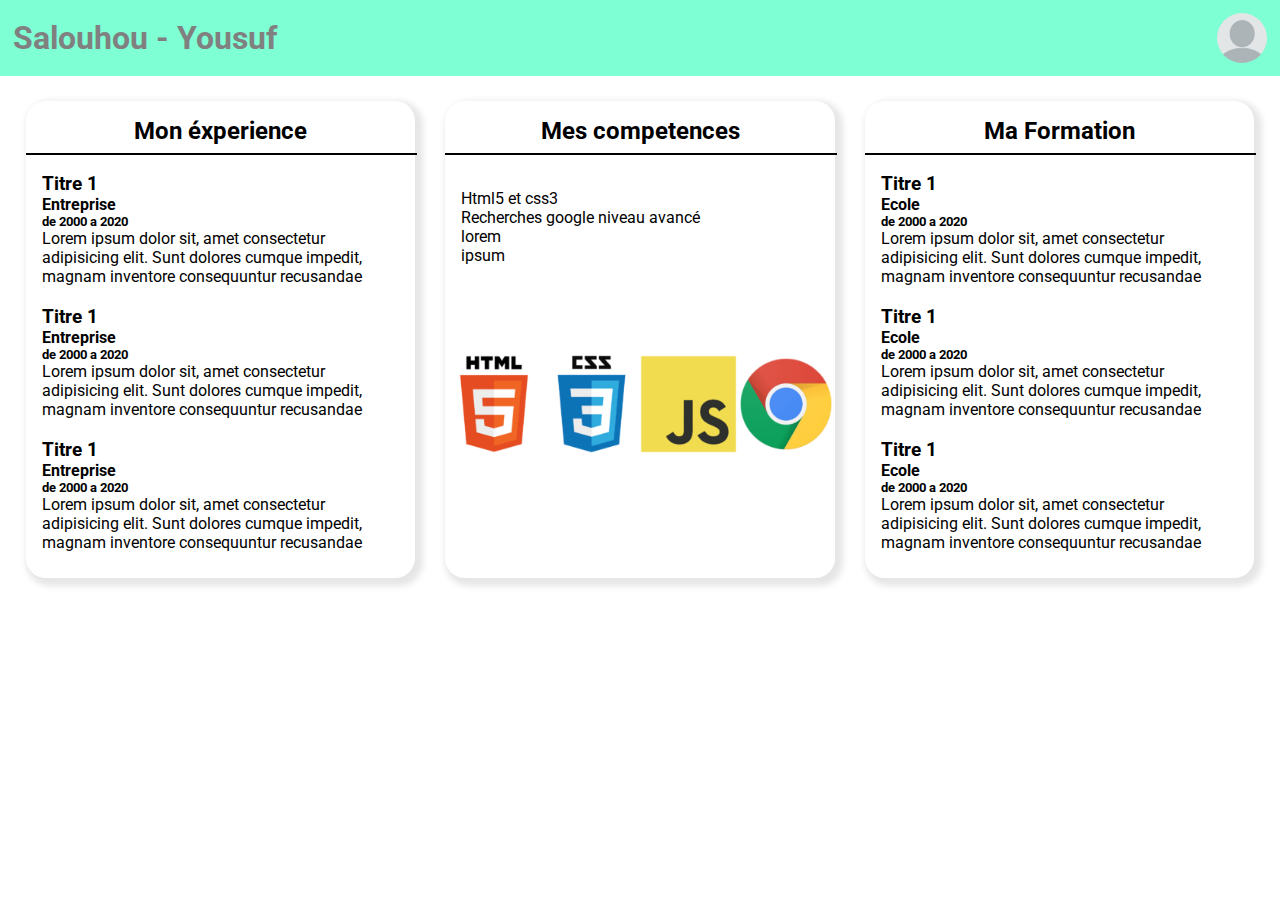
<file: CV-01-Structure/index.html>
<!DOCTYPE html>
<html lang="en">
<head>
    <meta charset="UTF-8">
    <meta name="viewport" content="width=device-width, initial-scale=1.0">
    <link rel="stylesheet" href="style.css">
    <title>Document</title>
    <link rel="preconnect" href="https://fonts.googleapis.com">
<link rel="preconnect" href="https://fonts.gstatic.com" crossorigin>
<link href="https://fonts.googleapis.com/css2?family=Inter:wght@100..900&family=Montserrat:ital,wght@0,100..900;1,100..900&family=Roboto:ital,wght@0,100;0,300;0,400;0,500;0,700;0,900;1,100;1,300;1,400;1,500;1,700;1,900&display=swap" rel="stylesheet">
</head>
<body>
    <header>
        <h1>Salouhou - Yousuf</h1>
        <img src="photo-avatar-mini.jpg" alt="" srcset="">
    </header>
    <main>
        <article>  
            <h2>Mon éxperience</h2>
            <hr>
            <div>
                <h3>Titre 1</h3>
                <h4>Entreprise</h4>
                <h5>de 2000 a 2020</h5>
                <p>Lorem ipsum dolor sit, amet consectetur adipisicing elit. Sunt dolores cumque impedit, magnam inventore consequuntur recusandae </p>
            </div>
            <div>
                <h3>Titre 1</h3>
                <h4>Entreprise</h4>
                <h5>de 2000 a 2020</h5>
                <p>Lorem ipsum dolor sit, amet consectetur adipisicing elit. Sunt dolores cumque impedit, magnam inventore consequuntur recusandae </p>
            </div>
            <div>
                <h3>Titre 1</h3>
                <h4>Entreprise</h4>
                <h5>de 2000 a 2020</h5>
                <p>Lorem ipsum dolor sit, amet consectetur adipisicing elit. Sunt dolores cumque impedit, magnam inventore consequuntur recusandae </p>
            </div>
        </article>
        <article>
            <h2>Mes competences</h2>
            <hr>
            <ul>
                <li>Html5 et css3</li>
                <li>Recherches google niveau avancé</li>
                <li>lorem</li>
                <li>ipsum</li>
            </ul>
            <div class="logos">
                <img src="logo-html5.png" alt="" srcset="">
                <img src="logo-css.png" alt="">
                <img src="logo-js.png" alt="">
                <img src="logo-chrome.png" alt="" srcset="">
            </div>
        </article>
        <article>  
            <h2>Ma Formation</h2>
            <hr>
            <div>
                <h3>Titre 1</h3>
                <h4>Ecole</h4>
                <h5>de 2000 a 2020</h5>
                <p>Lorem ipsum dolor sit, amet consectetur adipisicing elit. Sunt dolores cumque impedit, magnam inventore consequuntur recusandae </p>
            </div>
            <div>
                <h3>Titre 1</h3>
                <h4>Ecole</h4>
                <h5>de 2000 a 2020</h5>
                <p>Lorem ipsum dolor sit, amet consectetur adipisicing elit. Sunt dolores cumque impedit, magnam inventore consequuntur recusandae </p>
            </div>
            <div>
                <h3>Titre 1</h3>
                <h4>Ecole</h4>
                <h5>de 2000 a 2020</h5>
                <p>Lorem ipsum dolor sit, amet consectetur adipisicing elit. Sunt dolores cumque impedit, magnam inventore consequuntur recusandae </p>
            </div>
        </article>
    </main>
</body>
</html>
</file>
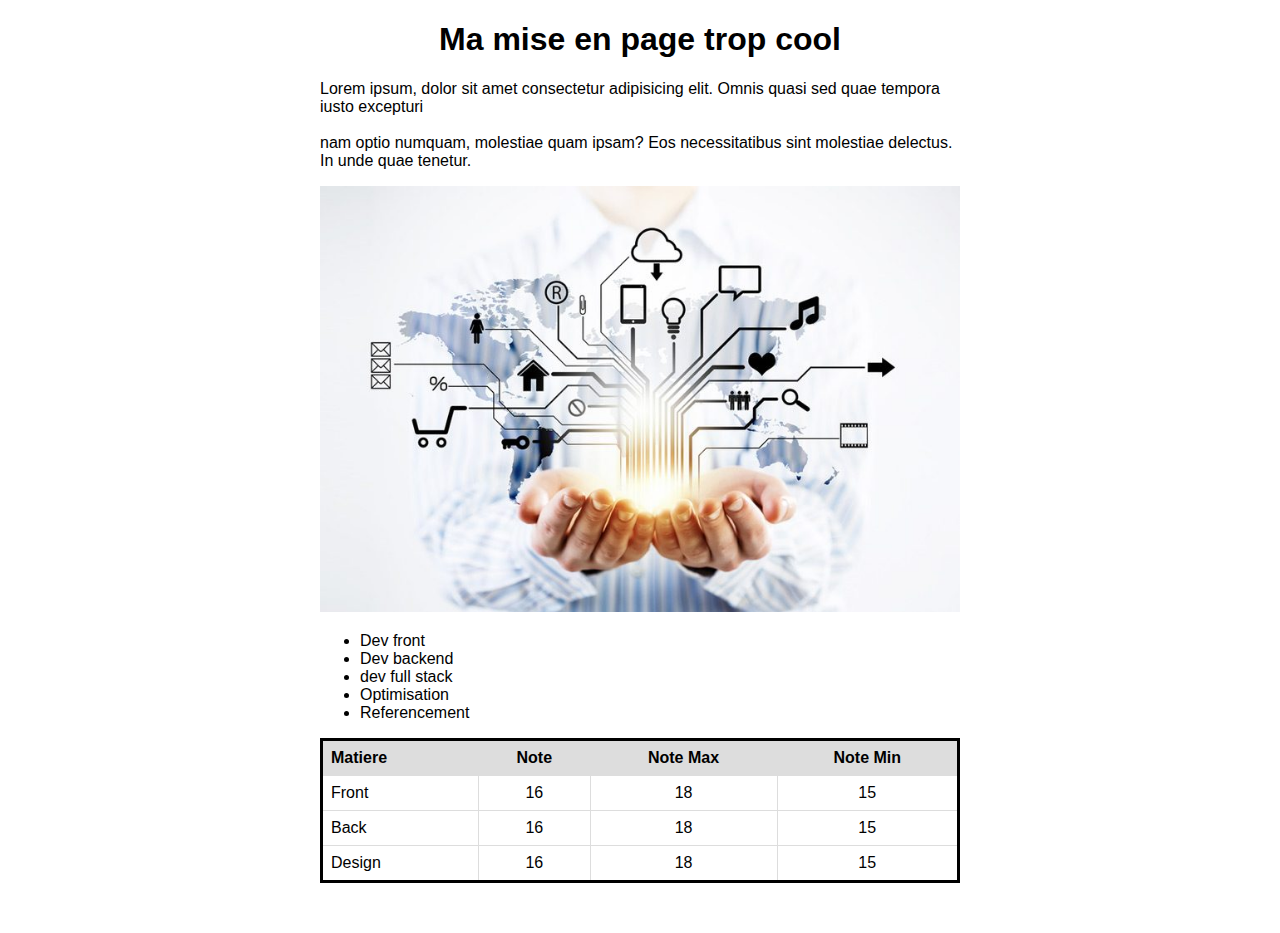
<file: exercice-mise-en-page-yousuf/index.html>
<!DOCTYPE html>
<html lang="fr">
<head>
    <meta charset="UTF-8">
    <meta http-equiv="X-UA-Compatible" content="IE=edge">
    <meta name="viewport" content="width=device-width, initial-scale=1.0">
    <title>Test formulaire</title>
    <link rel="stylesheet" href="css/style.css">
</head>
<body>
<h1>Ma mise en page trop cool</h1>
<p>Lorem ipsum, dolor sit amet consectetur adipisicing elit. Omnis quasi sed quae tempora iusto excepturi <br><br>nam optio numquam, molestiae quam ipsam? Eos necessitatibus sint molestiae delectus. In unde quae tenetur.</p>
<img src="img/digitaliser-son-entreprise.jpg" alt="image representant la digitalisation d'une entreprise" srcset="">
<ul>
    <li>Dev front</li>
    <li>Dev backend</li>
    <li>dev full stack</li>
    <li>Optimisation</li>
    <li>Referencement</li>

</ul>
<table>
    <tr>
        <th>Matiere</th>
        <th>Note</th>
        <th>Note Max</th>
        <th>Note Min</th>
    </tr>
    <tr>
        <td>Front</td>
        <td>16</td>
        <td>18</td>
        <td>15</td>
    </tr>
    <tr>
        <td>Back</td>
        <td>16</td>
        <td>18</td>
        <td>15</td>
    </tr>
    <tr>
        <td>Design</td>
        <td>16</td>
        <td>18</td>
        <td>15</td>
    </tr>
</table>
</body>
</html>
</file>
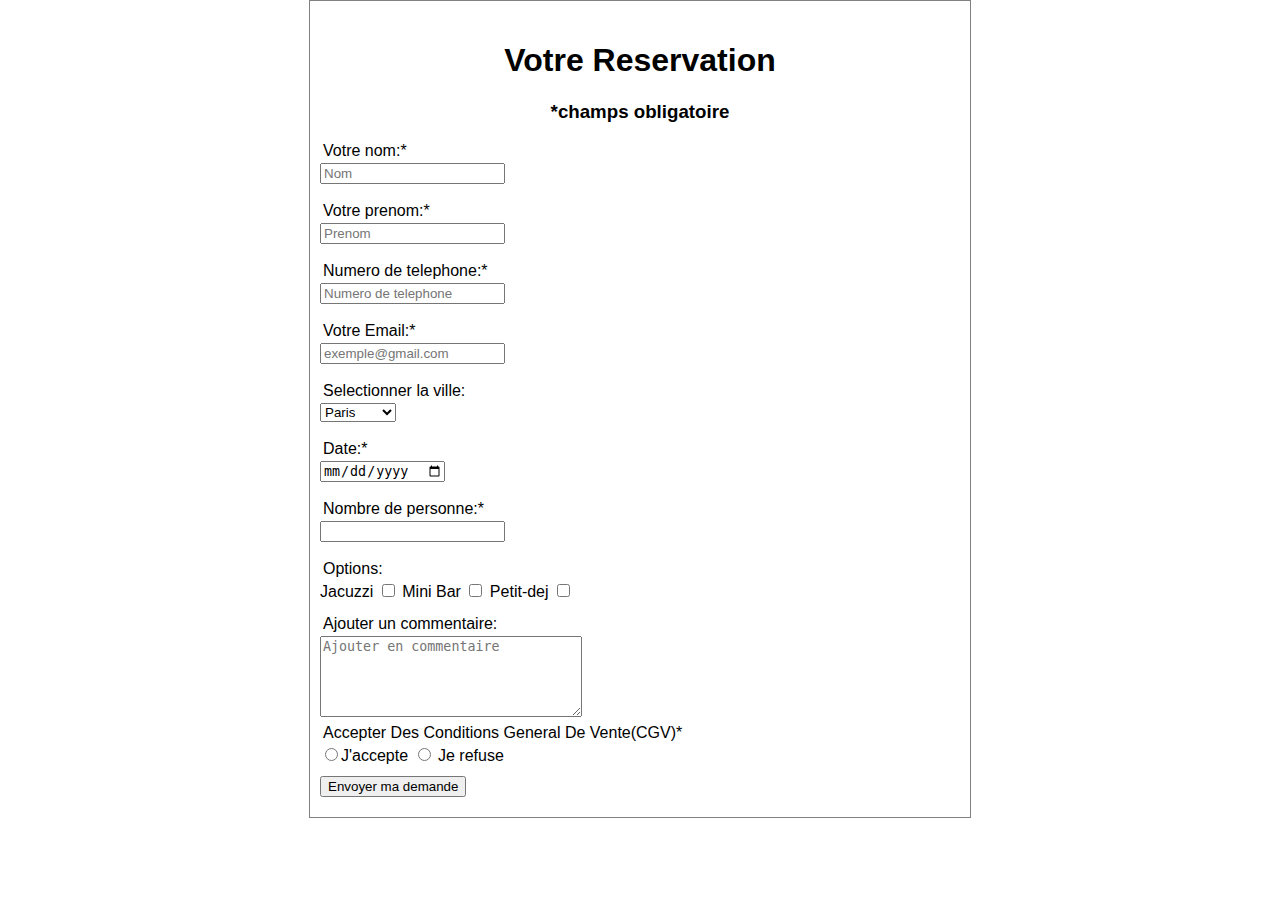
<file: 2-exercice-formulaire-reservation-hotel/formulaire.html>
<!DOCTYPE html>
<html lang="fr">

<head> <!-- partie invisible -->
    <meta charset="UTF-8">
    <meta http-equiv="X-UA-Compatible" content="IE=edge">
    <meta name="viewport" content="width=device-width, initial-scale=1.0">
    <title>Formulaire de réservation</title>

    <style>
        body {
            width: 50%;
            margin: auto;
            border: 1px solid gray;
            padding: 20px 10px;
            font-family: 'Gill Sans', 'Gill Sans MT', Calibri, 'Trebuchet MS', sans-serif;
        }

        h1,
        h3 {
            background: white;
            text-align: center;
        }

        label,
        input,
        select {
            margin-bottom: 15px;
        }
        
        p{
            margin: 3px;
        }
    </style>
</head>

<body> <!-- corps de la page début du contenu qui sera affiché -->

    <h1>Votre Reservation</h1> <!-- Titre de niveau 1 -->
    <h3>*champs obligatoire</h3> <!-- Titre de niveau 3 (plus petit) -->

    <!-- début du formulaire -->
    <form id="registration_form" method="POST">
        <p>Votre nom:*</p>
        <input type="text" placeholder="Nom">
        <p>Votre prenom:*</p>
        <input type="text" placeholder="Prenom">
        <p>Numero de telephone:*</p>
        <input type="number" placeholder="Numero de telephone">
        <p>Votre Email:*</p>
        <input type="email" placeholder="exemple@gmail.com">
        <P>Selectionner la ville:</P>
        <select name="" id="" >
            <option value="Paris">Paris</option>
            <option value="">Avion</option>
            <option value="">Lille</option>
            <option value="">Marseille</option>
            <option value="Paris">Paris</option>
            <option value="">Avion</option>
            <option value="">Lille</option>
            <option value="">Marseille</option>
            <option value="Paris">Paris</option>
            <option value="">Avion</option>
            <option value="">Lille</option>
            <option value="">Marseille</option>
        </select>
        <p>Date:*</p>
        <input type="date" placeholder="">
        <p>Nombre de personne:*</p>
        <input type="number" placeholder="">

        <p>Options:</p>
        <label for="">Jacuzzi</label>
        <input type="checkbox" placeholder="Nom">
        <label for="">Mini Bar</label>
        <input type="checkbox" placeholder="Nom">
        <label for="">Petit-dej</label>
        <input type="checkbox" placeholder="Nom">
        <p>Ajouter un commentaire:</p>
        <textarea name="okdoskdoskdsokds" id="" cols="30" rows="5" placeholder="Ajouter en commentaire"></textarea>
        <p>Accepter Des Conditions General De Vente(CGV)*</p>
        <input name="je refuse" value="je refuse" type="radio" >J'accepte
        <input name="je refuse" value="je refuse" type="radio" > Je refuse
        <br>
        <button type="submit">Envoyer ma demande </button>


    </form> <!--  fin du formulaire -->
</body> <!-- fin du contenu de la page -->

</html>
</file>
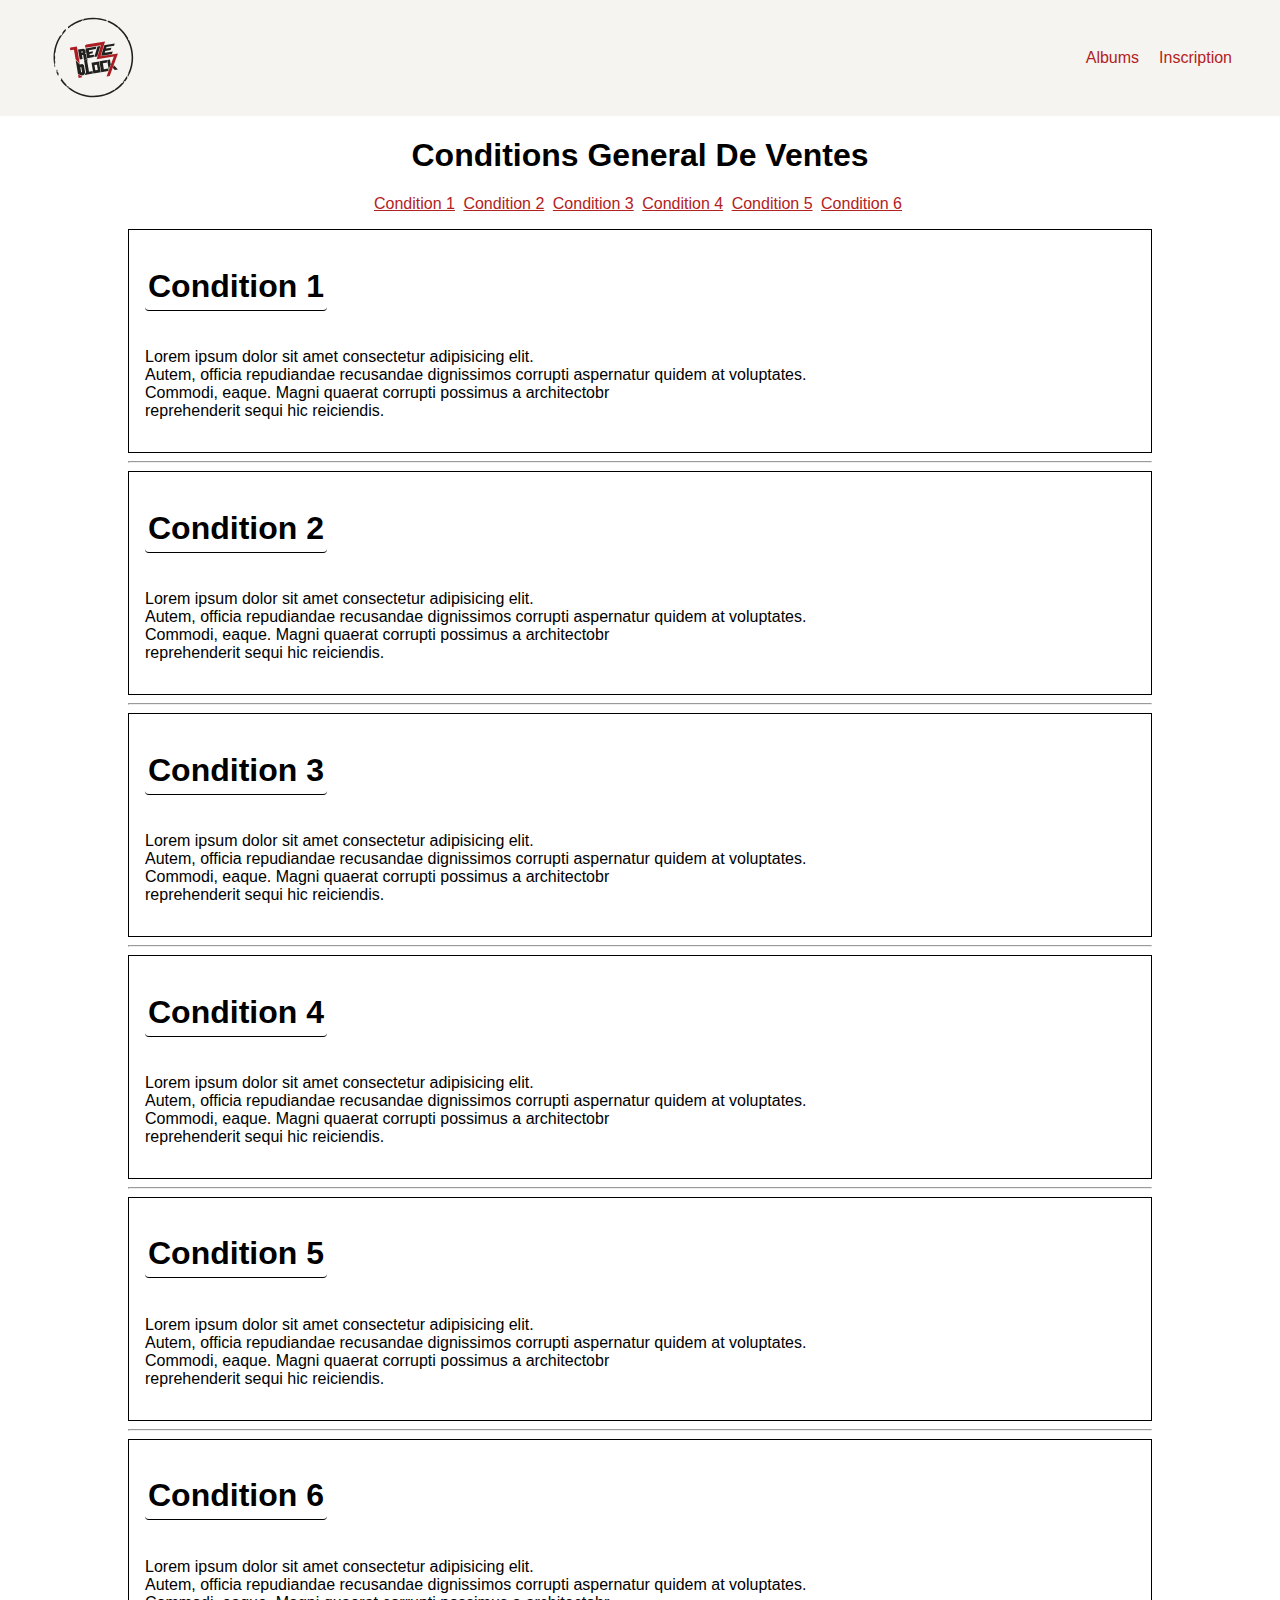
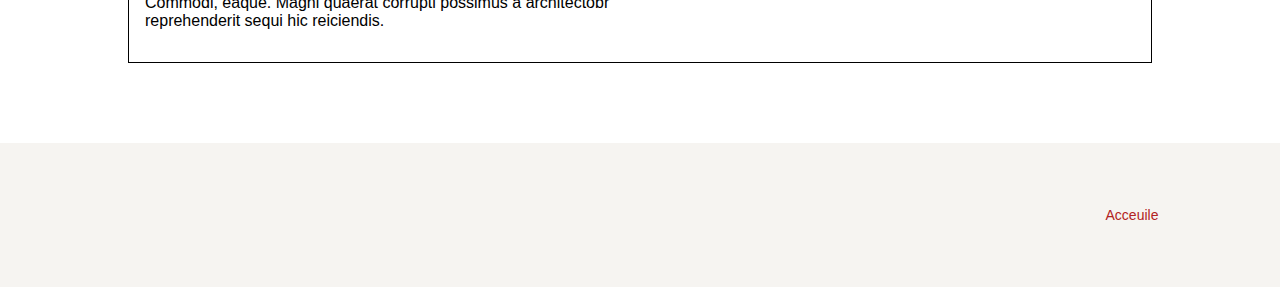
<file: projet_html_yousuf_salouhou/cgv.html>
<!DOCTYPE html>
<html lang="en">
    <head>
        <meta charset="UTF-8">
        <meta name="viewport" content="width=device-width, initial-scale=1.0">
        <title>Landing Page</title>
        <link rel="preconnect" href="https://fonts.googleapis.com">
        <link rel="preconnect" href="https://fonts.gstatic.com" crossorigin>
        <link href="https://fonts.googleapis.com/css2?family=Inter:wght@100..900&family=Montserrat:ital,wght@0,100..900;1,100..900&family=Roboto:ital,wght@0,100;0,300;0,400;0,500;0,700;0,900;1,100;1,300;1,400;1,500;1,700;1,900&display=swap" rel="stylesheet">
        <link rel="stylesheet" href="style.css">
        <link rel="stylesheet" href="cgv.css">
        </head>
<body>
    <header>
        <img src="img/13_Block_Logo.svg" alt="">
        <div class="navigation">
            <a href="listing.html">Albums </a>
            <a href="inscription.html">Inscription</a>
        </div>
    </header>
    <h1 class="title">Conditions general de ventes </h1>
    <div class="navigation-cgv">
        <a href="#1">Condition 1</a>
        <a href="#2">Condition 2</a>
        <a href="#3">Condition 3</a>
        <a href="#4">Condition 4</a>
        <a href="#5">Condition 5</a>
        <a href="#6">Condition 6</a>
    </div>
    <div class="conditions">
    <article id="1" class="condition">
         <h1>Condition 1</h1>
         <p>Lorem ipsum dolor sit amet consectetur adipisicing elit. <br> Autem, officia repudiandae recusandae dignissimos corrupti aspernatur quidem at voluptates. <br>Commodi, eaque. Magni quaerat corrupti possimus a architectobr    <br> reprehenderit sequi hic reiciendis.</p>
    </article>
    <hr>

    <article id="2" class="condition">
        <h1>Condition 2</h1>
        <p>Lorem ipsum dolor sit amet consectetur adipisicing elit. <br> Autem, officia repudiandae recusandae dignissimos corrupti aspernatur quidem at voluptates. <br>Commodi, eaque. Magni quaerat corrupti possimus a architectobr    <br> reprehenderit sequi hic reiciendis.</p>
   </article>
   <hr>
   <article id="3" class="condition">
    <h1>Condition 3</h1>
    <p>Lorem ipsum dolor sit amet consectetur adipisicing elit. <br> Autem, officia repudiandae recusandae dignissimos corrupti aspernatur quidem at voluptates. <br>Commodi, eaque. Magni quaerat corrupti possimus a architectobr    <br> reprehenderit sequi hic reiciendis.</p>
</article>
<hr>
<article id="4" class="condition">
    <h1>Condition 4</h1>
    <p>Lorem ipsum dolor sit amet consectetur adipisicing elit. <br> Autem, officia repudiandae recusandae dignissimos corrupti aspernatur quidem at voluptates. <br>Commodi, eaque. Magni quaerat corrupti possimus a architectobr    <br> reprehenderit sequi hic reiciendis.</p>
</article>
<hr>
<article id="5" class="condition">
    <h1>Condition 5</h1>
    <p>Lorem ipsum dolor sit amet consectetur adipisicing elit. <br> Autem, officia repudiandae recusandae dignissimos corrupti aspernatur quidem at voluptates. <br>Commodi, eaque. Magni quaerat corrupti possimus a architectobr    <br> reprehenderit sequi hic reiciendis.</p>
</article>
<hr>
<article id="6" class="condition">
    <h1>Condition 6</h1>
    <p>Lorem ipsum dolor sit amet consectetur adipisicing elit. <br> Autem, officia repudiandae recusandae dignissimos corrupti aspernatur quidem at voluptates. <br>Commodi, eaque. Magni quaerat corrupti possimus a architectobr    <br> reprehenderit sequi hic reiciendis.</p>
</article>

    </div>
    
   
</div>

    <footer>
        <a href="landing.html">Acceuile</a>
    </footer>
</body>
</html>
</file>
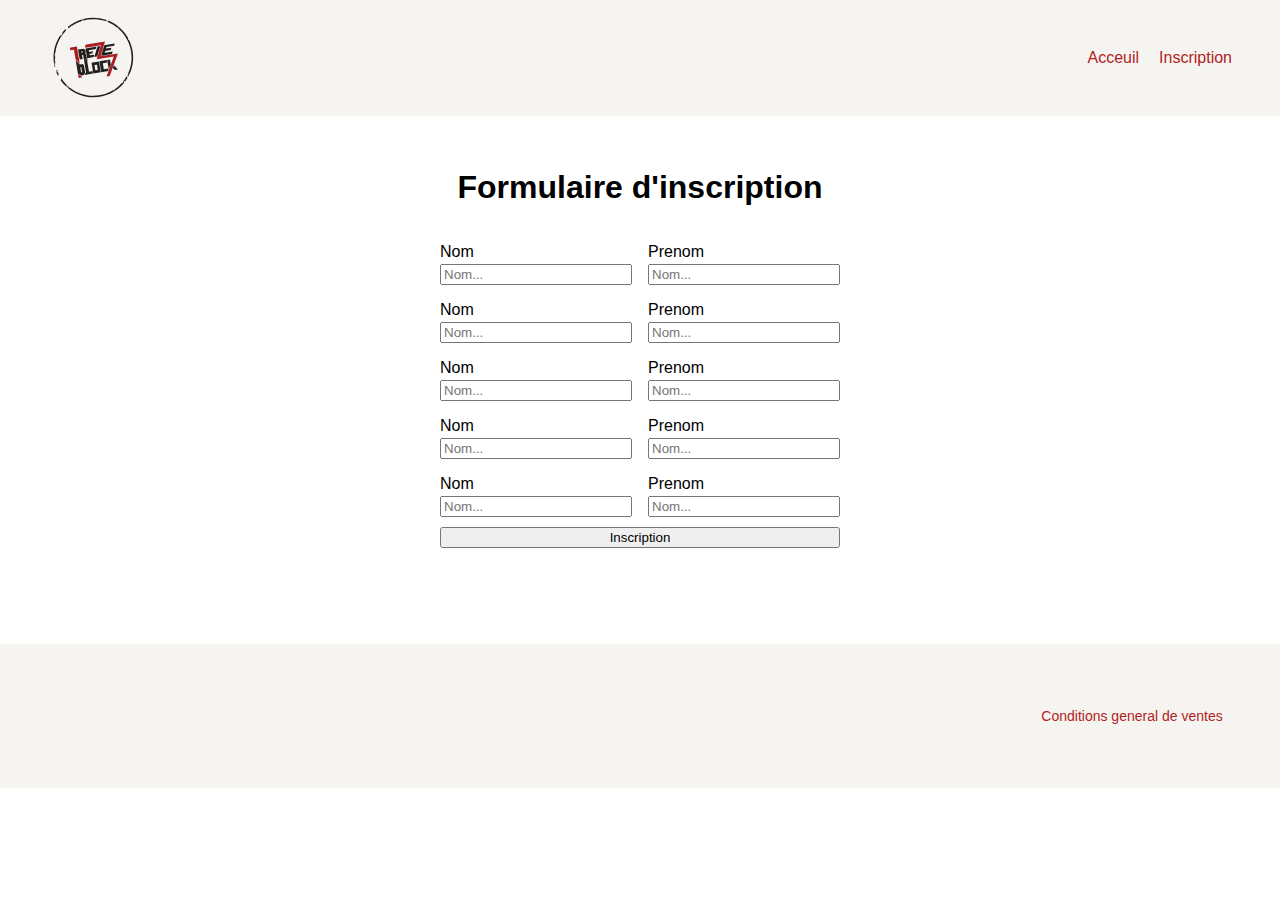
<file: projet_html_yousuf_salouhou/inscription.html>
<!DOCTYPE html>
<html lang="en">
    <head>
    <meta charset="UTF-8">
    <meta name="viewport" content="width=device-width, initial-scale=1.0">
    <title>Landing Page</title>
    <link rel="preconnect" href="https://fonts.googleapis.com">
    <link rel="preconnect" href="https://fonts.gstatic.com" crossorigin>
    <link href="https://fonts.googleapis.com/css2?family=Inter:wght@100..900&family=Montserrat:ital,wght@0,100..900;1,100..900&family=Roboto:ital,wght@0,100;0,300;0,400;0,500;0,700;0,900;1,100;1,300;1,400;1,500;1,700;1,900&display=swap" rel="stylesheet">
    <link rel="stylesheet" href="style.css">
    <link rel="stylesheet" href="inscription.css">
    </head>
<body>
    <header>
        <img src="img/13_Block_Logo.svg" alt="">
        <div class="navigation">
            <a href="landing.html">Acceuil  </a>
            <a href="inscription.html">Inscription</a>
        </div>
    </header>
    <section class="form-wrap">
        <h1>Formulaire d'inscription</h1>
        <form action="#" method="post" style="width: 100%; max-width: 400px;">
            
            <div class="group-input">
                <div class="input">
                    <p>Nom</p>
                    <input type="text" name="" id="" placeholder="Nom...">
                </div>
                <div class="input">
                    <p>Prenom</p>
                    <input type="text" name="" id="" placeholder="Nom...">
                </div>
            </div>
            <div class="group-input">
                <div class="input">
                    <p>Nom</p>
                    <input type="text" name="" id="" placeholder="Nom...">
                </div>
                <div class="input">
                    <p>Prenom</p>
                    <input type="text" name="" id="" placeholder="Nom...">
                </div>
            </div>
            <div class="group-input">
                <div class="input">
                    <p>Nom</p>
                    <input type="text" name="" id="" placeholder="Nom...">
                </div>
                <div class="input">
                    <p>Prenom</p>
                    <input type="text" name="" id="" placeholder="Nom...">
                </div>
            </div>
            <div class="group-input">
                <div class="input">
                    <p>Nom</p>
                    <input type="text" name="" id="" placeholder="Nom...">
                </div>
                <div class="input">
                    <p>Prenom</p>
                    <input type="text" name="" id="" placeholder="Nom...">
                </div>
            </div>
            <div class="group-input">
                <div class="input">
                    <p>Nom</p>
                    <input type="text" name="" id="" placeholder="Nom...">
                </div>
                <div class="input">
                    <p>Prenom</p>
                    <input type="text" name="" id="" placeholder="Nom...">
                </div>
            </div>
            <button>Inscription</button>
        </form>
        
    </section>
 
    <footer>
        <a href="cgv.html">Conditions general de ventes</a>
    </footer>
</body>
</html>
</file>
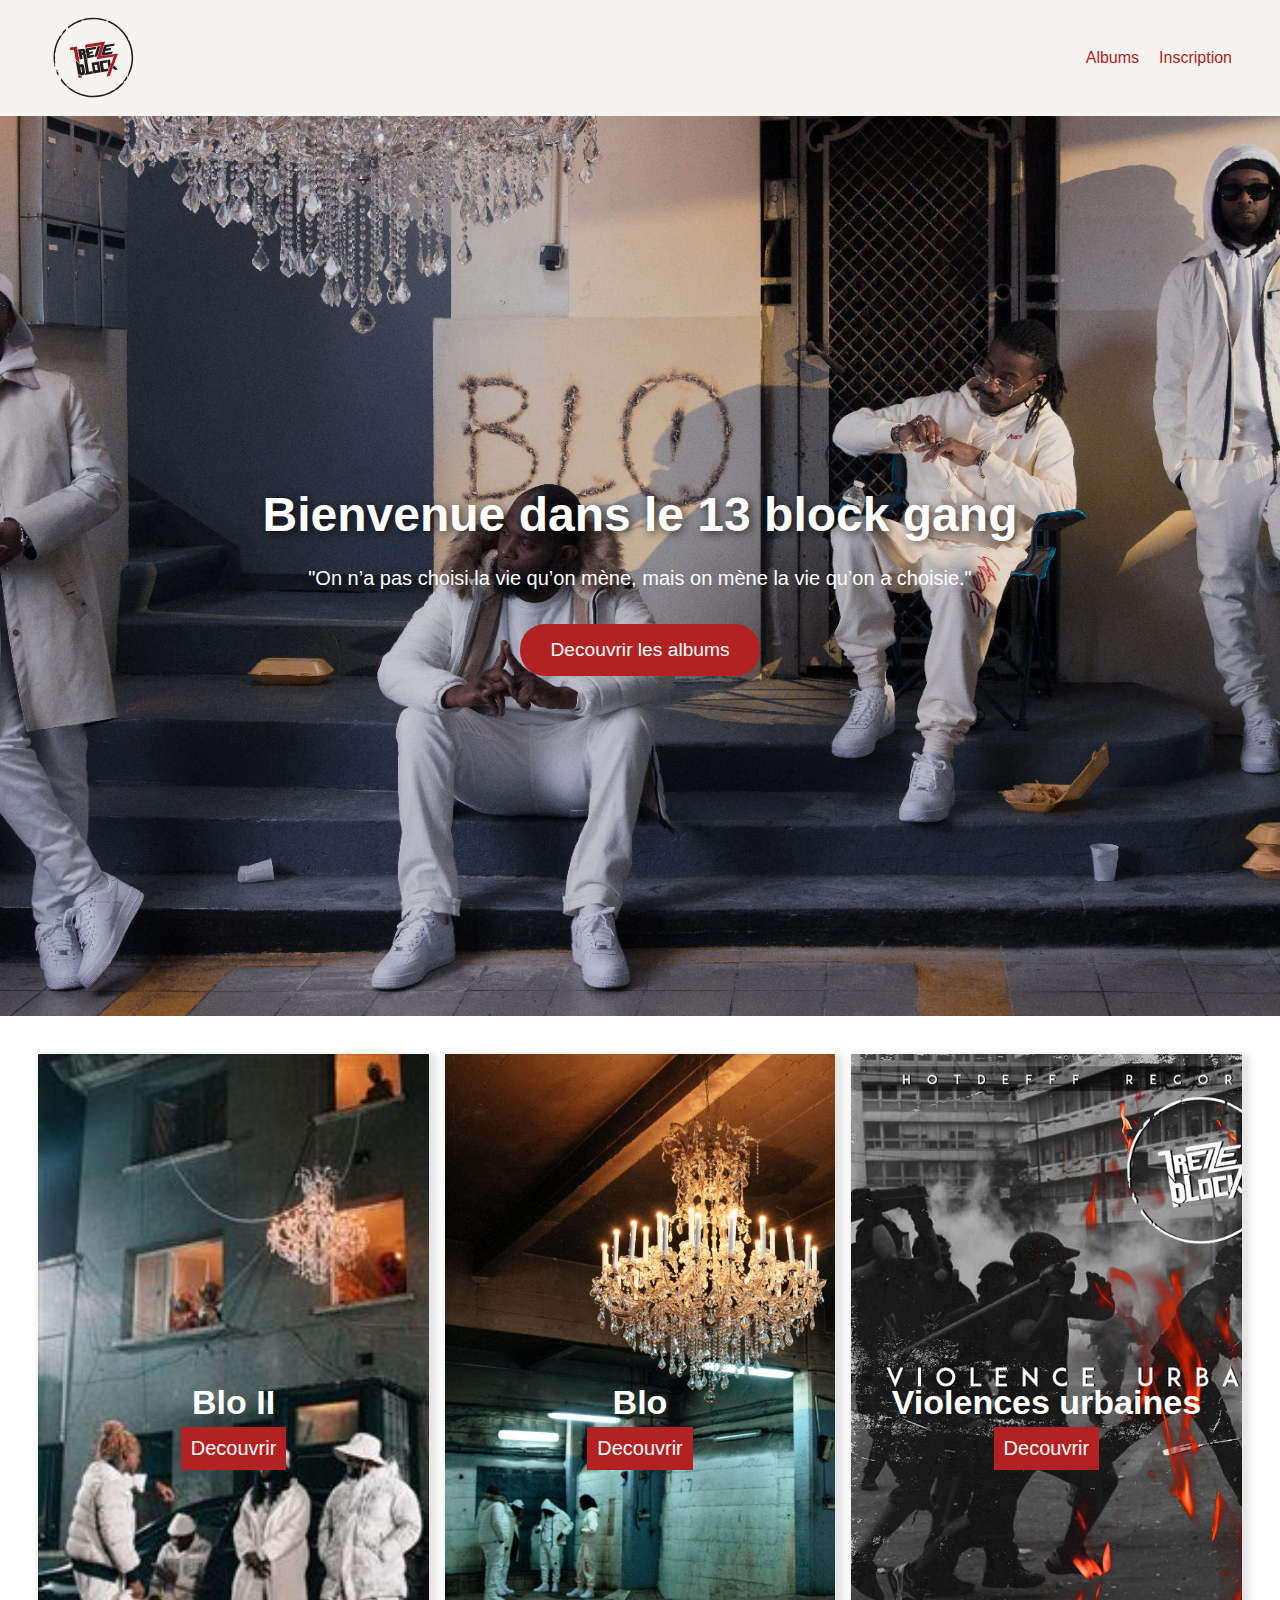
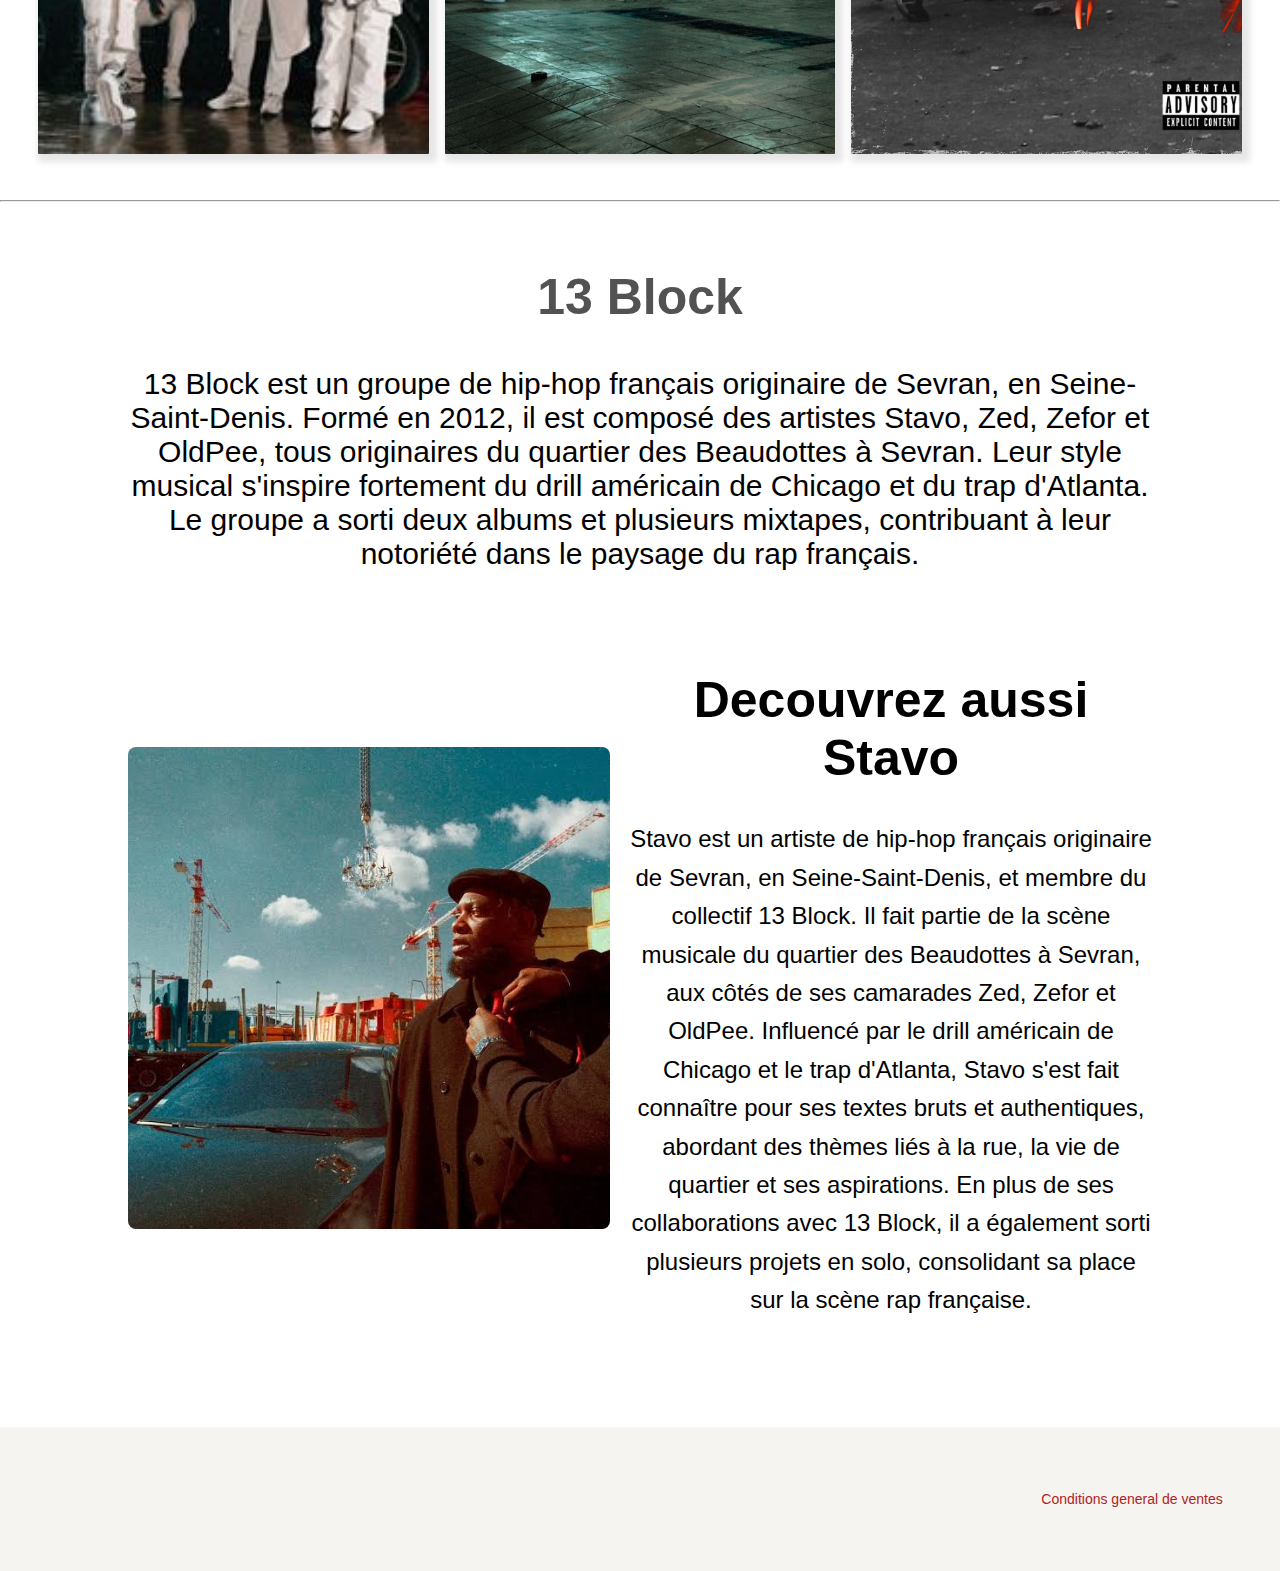
<file: projet_html_yousuf_salouhou/landing.html>
<!DOCTYPE html>
<html lang="en">
<head>
    <meta charset="UTF-8">
    <meta name="viewport" content="width=device-width, initial-scale=1.0">
    <title>Landing Page</title>
    <link rel="preconnect" href="https://fonts.googleapis.com">
    <link rel="preconnect" href="https://fonts.gstatic.com" crossorigin>
    <link href="https://fonts.googleapis.com/css2?family=Inter:wght@100..900&family=Montserrat:ital,wght@0,100..900;1,100..900&family=Roboto:ital,wght@0,100;0,300;0,400;0,500;0,700;0,900;1,100;1,300;1,400;1,500;1,700;1,900&display=swap" rel="stylesheet">
    <link rel="stylesheet" href="style.css">
    <link rel="stylesheet" href="landing.css">
    </head>
<body>
    <header>
        <img src="img/13_Block_Logo.svg" alt="">
        <div class="navigation">
            <a href="listing.html">Albums </a>
            <a href="inscription.html">Inscription</a>
        </div>
    </header>

    <section class="hero">
        <div class="hero-content">
            <h1>Bienvenue dans le 13 block gang</h1>
            <p>"On n’a pas choisi la vie qu’on mène, mais on mène la vie qu’on a choisie."

            </p>
            <a href="#cta" class="hero-button">Decouvrir les albums</a>
        </div>
    </section>
    <section class="albums">
        <article>
            <h4>Blo II</h4>
            <button>Decouvrir</button>
        </article>
        <article>
            <h4>Blo</h4>
            <button>Decouvrir</button>
        </article>
        <article>
            <h4>Violences urbaines </h4>
            <button>Decouvrir</button>

        </article>
    </section>
    <hr>
    <section class="text-explicatif">
        <h2>13 Block</h2>
        <p>13 Block est un groupe de hip-hop français originaire de Sevran, en Seine-Saint-Denis. Formé en 2012, il est composé des artistes Stavo, Zed, Zefor et OldPee, tous originaires du quartier des Beaudottes à Sevran. Leur style musical s'inspire fortement du drill américain de Chicago et du trap d'Atlanta. Le groupe a sorti deux albums et plusieurs mixtapes, contribuant à leur notoriété dans le paysage du rap français.</p>
    </section>
    <section class="text-media">
        <div class="text-media-image">
            <img src="img/stavo.jpeg" alt="">
        </div>
        <div class="text-media-text">
            <h1>Decouvrez aussi Stavo</h1>
            <p>Stavo est un artiste de hip-hop français originaire de Sevran, en Seine-Saint-Denis, et membre du collectif 13 Block. Il fait partie de la scène musicale du quartier des Beaudottes à Sevran, aux côtés de ses camarades Zed, Zefor et OldPee. Influencé par le drill américain de Chicago et le trap d'Atlanta, Stavo s'est fait connaître pour ses textes bruts et authentiques, abordant des thèmes liés à la rue, la vie de quartier et ses aspirations. En plus de ses collaborations avec 13 Block, il a également sorti plusieurs projets en solo, consolidant sa place sur la scène rap française.</p>
        </div>
    </section>
    <footer>
        <a href="cgv.html">Conditions general de ventes</a>
    </footer>
</body>
</html>
</file>
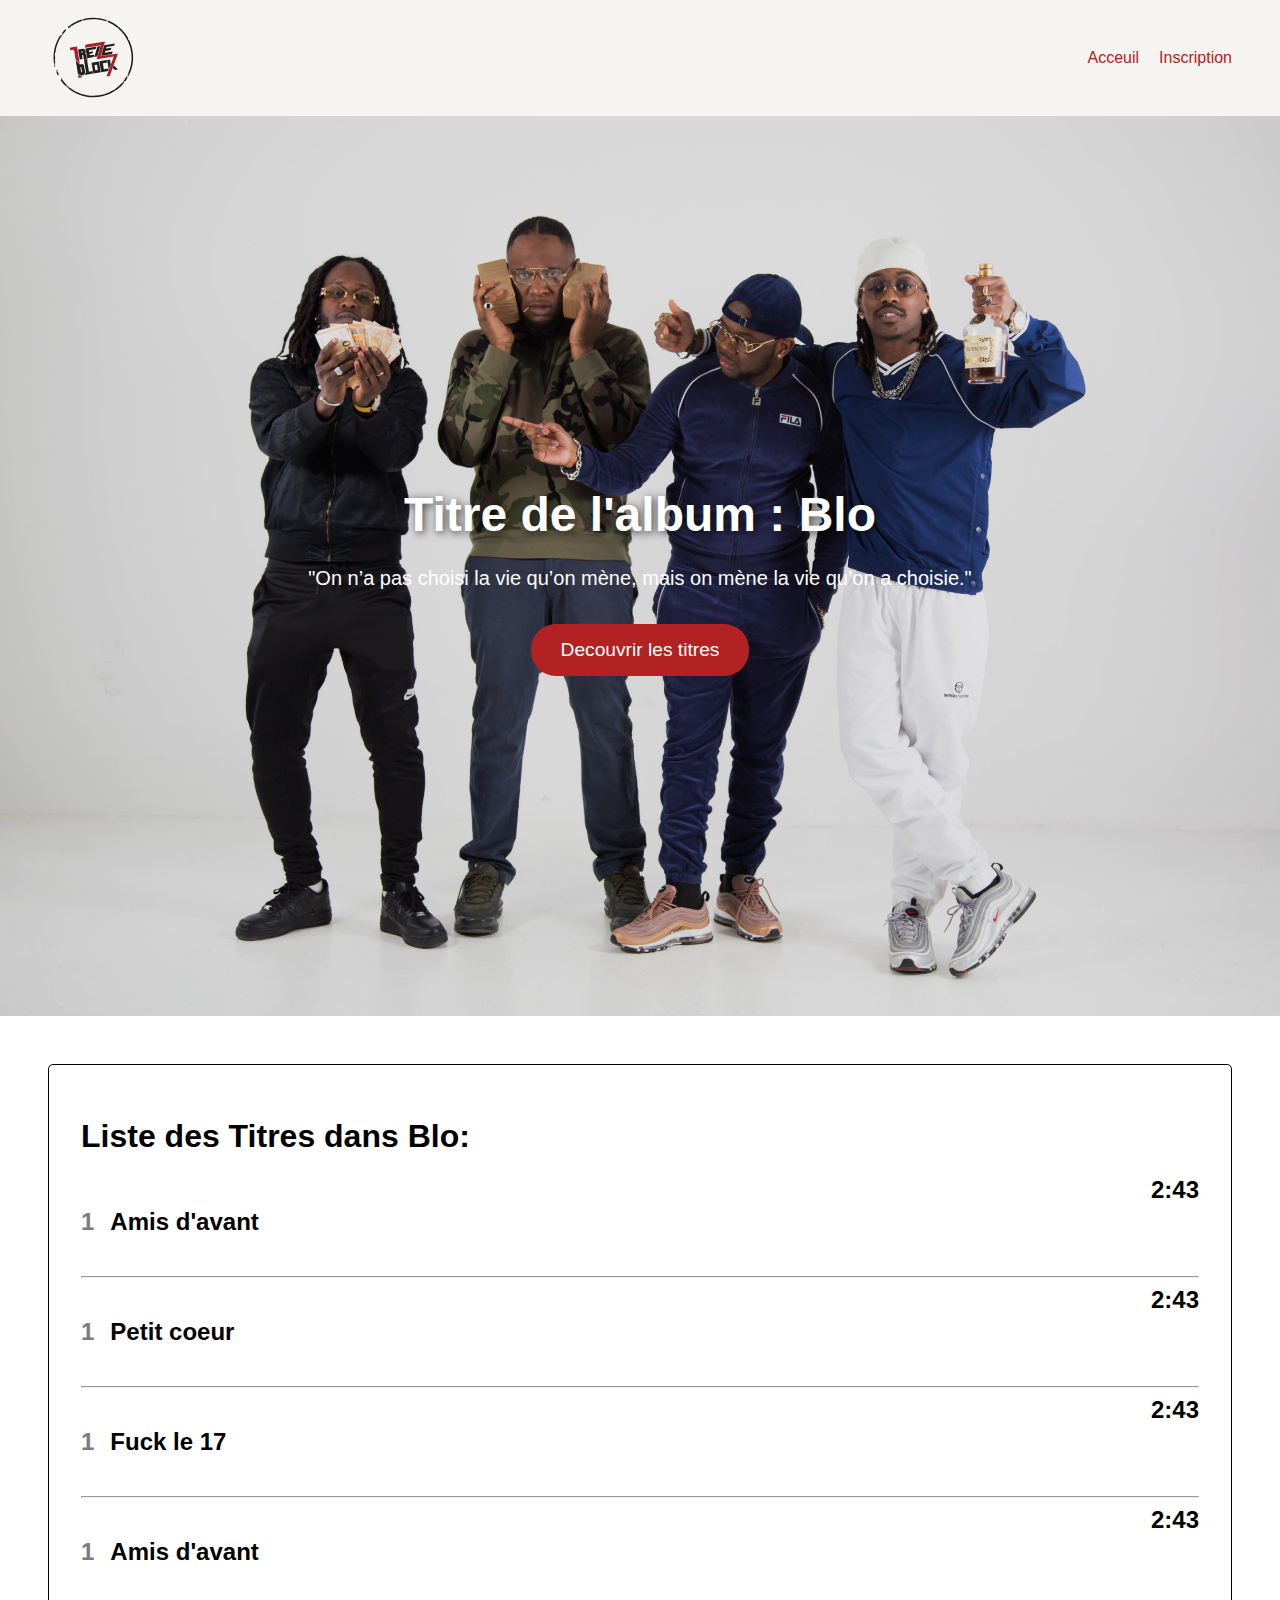
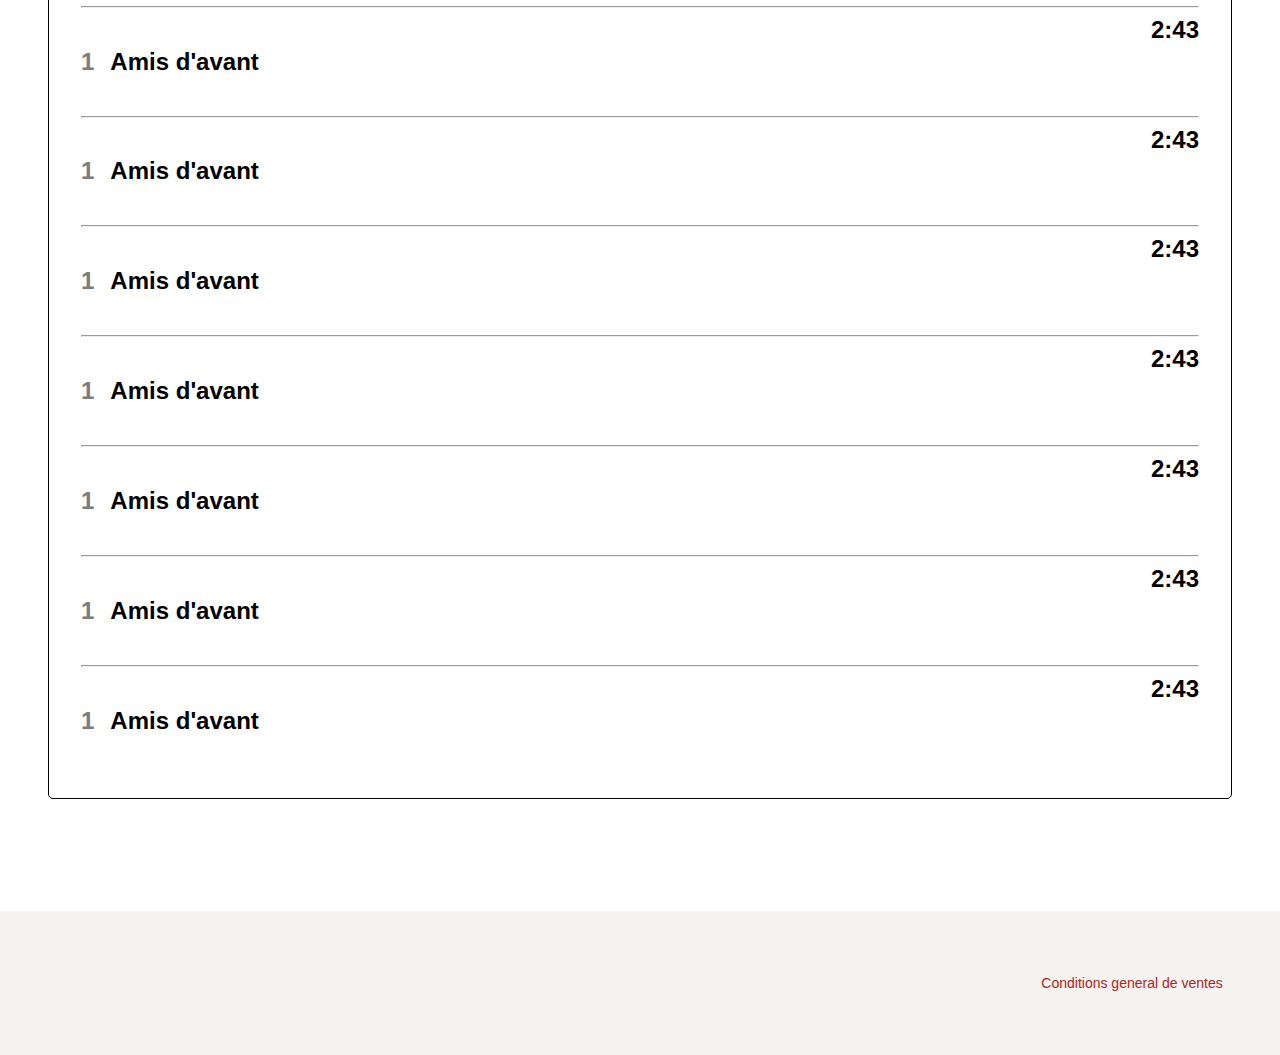
<file: projet_html_yousuf_salouhou/listing.html>
<!DOCTYPE html>
<html lang="en">
    <head>
    <meta charset="UTF-8">
    <meta name="viewport" content="width=device-width, initial-scale=1.0">
    <title>Landing Page</title>
    <link rel="preconnect" href="https://fonts.googleapis.com">
    <link rel="preconnect" href="https://fonts.gstatic.com" crossorigin>
    <link href="https://fonts.googleapis.com/css2?family=Inter:wght@100..900&family=Montserrat:ital,wght@0,100..900;1,100..900&family=Roboto:ital,wght@0,100;0,300;0,400;0,500;0,700;0,900;1,100;1,300;1,400;1,500;1,700;1,900&display=swap" rel="stylesheet">
    <link rel="stylesheet" href="style.css">
    <link rel="stylesheet" href="listing.css">
    </head>
<body>
    <header>
        <img src="img/13_Block_Logo.svg" alt="">
        <div class="navigation">
            <a href="landing.html">Acceuil  </a>
            <a href="inscription.html">Inscription</a>
        </div>
    </header>

    <section class="hero">
        <div class="hero-content">
            <h1>Titre de l'album : Blo </h1>
            <p>"On n’a pas choisi la vie qu’on mène, mais on mène la vie qu’on a choisie."

            </p>
            <a href="#cta" class="hero-button">Decouvrir les titres</a>
        </div>
    </section>
    <section class="listing-container-wrap">
        <div class="listing-container">
        <h1>Liste des Titres dans Blo:</h1>
        <div class="listing">
            <article>
                <div class="">
                    <h4>1</h4>
                    <!-- hoover boutton play  -->
                <h3>Amis d'avant</h3>
                </div>
                <h3>2:43</h3>
                
            </article>
            <hr>
            <article>
                <div class="">
                    <h4>1</h4>
                    <!-- hoover boutton play  -->
                <h3>Petit coeur</h3>
                </div>
                <h3>2:43</h3>
                
            </article>
            <hr>
            <article>
                <div class="">
                    <h4>1</h4>
                    <!-- hoover boutton play  -->
                <h3>Fuck le 17</h3>
                </div>
                <h3>2:43</h3>
                
            </article>
            <hr>
            <article>
                <div class="">
                    <h4>1</h4>
                    <!-- hoover boutton play  -->
                <h3>Amis d'avant</h3>
                </div>
                <h3>2:43</h3>
                
            </article>
            <hr>
            <article>
                <div class="">
                    <h4>1</h4>
                    <!-- hoover boutton play  -->
                <h3>Amis d'avant</h3>
                </div>
                <h3>2:43</h3>
                
            </article>
            <hr>
            <article>
                <div class="">
                    <h4>1</h4>
                    <!-- hoover boutton play  -->
                <h3>Amis d'avant</h3>
                </div>
                <h3>2:43</h3>
                
            </article>
            <hr>
            <article>
                <div class="">
                    <h4>1</h4>
                    <!-- hoover boutton play  -->
                <h3>Amis d'avant</h3>
                </div>
                <h3>2:43</h3>
                
            </article>
            <hr>
            <article>
                <div class="">
                    <h4>1</h4>
                    <!-- hoover boutton play  -->
                <h3>Amis d'avant</h3>
                </div>
                <h3>2:43</h3>
                
            </article>
            <hr>
            <article>
                <div class="">
                    <h4>1</h4>
                    <!-- hoover boutton play  -->
                <h3>Amis d'avant</h3>
                </div>
                <h3>2:43</h3>
                
            </article>
            <hr>
            <article>
                <div class="">
                    <h4>1</h4>
                    <!-- hoover boutton play  -->
                <h3>Amis d'avant</h3>
                </div>
                <h3>2:43</h3>
                
            </article>
            <hr>
            <article>
                <div class="">
                    <h4>1</h4>
                    <!-- hoover boutton play  -->
                <h3>Amis d'avant</h3>
                </div>
                <h3>2:43</h3>
                
            </article>
            
        </div>
        </div>
    </section>
    <footer>
        <a href="cgv.html">Conditions general de ventes</a>
    </footer>
</body>
</html>
</file>
<file: CV-01-Structure/style.css>
body{
    margin: 0;
    padding: 0;
    font-family: 'Roboto';
}

p,h1,h2,h3,h4,h5 {
    margin: 0px;
    
}

ul {
    list-style: none;
    padding: 10px 1rem;
}


header {
    display: flex;
    justify-content: space-between;
    align-items: center;
    background-color: aquamarine;
    color: gray;
    padding: 1%;
}

header img{
    border-radius: 50%;
    height: 50px;
}

main {
    display: flex;
    padding: 2%;

    gap: 30px;

}

article {
    display: flex;
    flex-direction: column;
    padding: 1rem 0rem ;
    border-radius: 20px;
    flex: 1;
    width: 100%;
    box-shadow: 4px 4px 6px 4px rgba(0, 0, 0, 0.1);

}

article h2{
    text-align: center;
}

article hr{
    border: 0.8px solid black;
    width: 100%;
}

article div{
    margin: 10px 1rem;

}

article .logos{
    margin: 0;
    padding-top: 4rem;
    display: flex; 
    align-items: center; 
    width: 100%; 
    max-width: 100%; 
    
}

article .logos img{
    width: 100%;


    min-width: 0;
}

@media (max-width: 768px) {
    main{
        flex-direction: column;
        padding: 5%;
    }
  }
</file>
<file: exercice-mise-en-page-yousuf/css/style.css>
/* Ceci est le fichier CSS qui va nous servir à créer le style de nos pages web */ 

body {
    width : 50%;
    margin: auto;
    font-family: 'Gill Sans', 'Gill Sans MT', Calibri, 'Trebuchet MS', sans-serif;
}
h1 {
    text-align: center;
}
img {
    width: 100%;
    height: auto;
}
table {
    border: 3px solid black;
    font-family: arial, sans-serif;
    border-collapse: collapse;
    width: 100%;
    margin-bottom: 50px;
}

  td, th {
    border: 1px solid #dddddd;
    text-align: center;
    padding: 8px;
  }
  th {
      background-color: #dddddd;
  }
 
  tr :first-of-type {
      text-align: left;
  }
</file>
<file: projet_html_yousuf_salouhou/style.css>
*{
    font-family: Arial, Helvetica, sans-serif;
}

:root {
    --rouge-sang: #b22222;
}

body{
    margin: 0;
    padding: 0;
}

a {
    text-decoration: none;
    color: var(--rouge-sang);
}

header {
    display: flex;
    justify-content: space-between;
    align-items: center;
    padding: 2%;
    padding: 1% 3rem;
    background-color: rgb(246, 244, 241);
}

header img {
    height: 90px;
}

header .navigation{
    display:flex;
    gap: 20px;
}


  


  footer {
    margin-top: 4rem;
    padding: 4rem 3rem;
    background-color: #f6f4f1;
    color: var(--rouge-sang);
    text-align: left;
    display: flex;
    text-align: center;
    justify-content: right;
}

footer a {

    text-decoration: none;
    font-size: 14px;
    width: 200px;
}

footer a:hover {
    text-decoration: underline;
}
  
  @media (max-width: 768px) {
    .hero {
      height: auto;
      padding: 40px 20px;
    }
  
    .hero-content h1 {
      font-size: 2rem;
    }
  
    .hero-content p {
      font-size: 1rem;
    }
  
    .hero-button {
      font-size: 1rem;
      padding: 10px 20px;
    }


  }
  
  @media (max-width: 480px) {
    

    header img{
        height: 58px;
        width: 58px;
    }

    header {
        font-size: 12px ;
    }
    .hero-content h1 {
      font-size: 1.5rem;
    }
  
    .hero-content p {
      font-size: 0.9rem;
    }
  
    .hero-button {
      font-size: 0.9rem;
      padding: 8px 16px;
    }
  }
</file>
<file: projet_html_yousuf_salouhou/cgv.css>
.title {
    text-align: center;
    font-weight: 800;
    text-transform: capitalize;
}

.navigation-cgv{
    text-align: center;
}

.navigation-cgv a{
    text-decoration: underline;
    margin-right: 4px;
}

.conditions {
    padding:  1rem 10%;
}

.condition {
    border: 1px solid black;
    padding: 1rem;
}

.condition h1{
    padding: 0px 3px 5px 3px;
    border-bottom: 1px solid black;
    display: inline-block;
    width: auto;
    border-radius: 4px;
}
</file>
<file: projet_html_yousuf_salouhou/inscription.css>
.form-wrap{
    display: flex;
    align-items: center;
    justify-content: center;
    flex-direction: column;
    padding: 2rem;
}

.group-input{
    display: flex;
    gap: 10px;
}

form {
    display: flex;
    flex-direction: column;
    align-items: center;
    justify-content: center;


}

.group-input{
    width: 100%;
    display: flex;
    gap: 1rem;
}

.input {
    width: 90%;
}

.group-input input{
    width: 96%;
}

form p {
    margin-bottom: 3px;
}

form button{
    width: 100%;
    margin-top: 10px;
}

@media (max-width:320px){
    .group-input{
        flex-direction: column;
    }
}
</file>
<file: projet_html_yousuf_salouhou/landing.css>
.hero {
    position: relative;
    display: flex;
    align-items: center;
    justify-content: center;
    height: 100vh;
    background: url('img/hero.jpg') no-repeat center center/cover;
 
    color: white;
    text-align: center;

    box-sizing: border-box;
    overflow: hidden;
  }


.hero::before {
    content: "";
    position: absolute;
    top: 0;
    left: 0;
    width: 100%;
    height: 100%;
    background: rgba(0, 0, 0, 0.1); 
    z-index: 1; 
  }
  
  .hero-content {
    position: relative;
    z-index: 2; 
  }

  .hero-content {
    max-width: 800px;
  }
  
  .hero-content h1 {
    font-size: 3rem;
    margin-bottom: 20px;
    text-shadow: 2px 2px 8px rgba(0, 0, 0, 0.7);
  }
  
  .hero-content p {
    font-size: 1.25rem;
    margin-bottom: 30px;
    line-height: 1.6;
  }
  
  .hero-button {
    display: inline-block;
    padding: 15px 30px;
    background: var(--rouge-sang);
    color: white;
    text-decoration: none;
    font-size: 1.2rem;
    border-radius: 25px;
    transition: background 0.3s ease;
  }
  
  .hero-button:hover {
    background: #000000;
    color: #ffffff;
  }

.albums {
    display: flex;
    justify-content: space-between;
    gap: 1rem;
    padding: 3%;
}

.albums article {
    flex: 1;
    display: flex;  
    flex-direction: column;
    align-items: center;
    justify-content: center;
    color: #ffff;
    padding: 0rem 0rem ;
    border-radius: 1px;
    flex: 1;
    width: 100%;
    height: 700px;
    box-shadow: 4px 4px 6px 4px rgba(0, 0, 0, 0.1);
}

.albums article img{
    width: 100%;


    min-width: 0;
}

.albums article:nth-child(1){
    background: url(img/couverture1.jpg);
    background-size:cover;

}
.albums article:nth-child(2){
    background: url(img/cover2.jpg);
    background-size:cover;

}

.albums article:nth-child(3){
    background: url(img/cover3.jpg);
    background-size: cover;


}

.albums article h4{
    font-size: 34px;
    margin-bottom: 5px;
    text-align: center;
}

.albums article button{
    background-color: var(--rouge-sang);
    color: #ffff;
    font-size: 20px;
    font-family: Arial, Helvetica, sans-serif;
    padding: 10px 10px ;
    border: none;
}

.text-explicatif {
    text-align: center;
    padding: 1rem 10%;
}

.text-explicatif h2{
    font-size: 50px;
    color: rgb(82, 82, 82);
}

.text-explicatif p{
    font-size: 30px;
}

.text-media {
    display: flex;
    flex-direction: row;
    align-items: center;
    justify-content: space-between;
    padding: 20px 10%;
    gap: 20px;
}

.text-media-image img {
    min-height: 0;
    width: 100%;
    height: auto;
    border-radius: 8px;
}

.text-media-text {
    text-align: center;
}

.text-media-text p {
    font-size: 24px;
    line-height: 1.6;
    max-width: 600px;

}

.text-media-text h1{
    font-size: 50px;
}


@media (max-width: 1024px){
    .text-media{
        flex-direction: column;
    }

        .text-explicatif h2, .text-media-text h1 {
        font-size: 30px;
    }

    .text-explicatif p, .text-media-text p{
        font-size: 16px;
    }

    .albums article{
        height: 500px;
    }
}



@media (max-width: 768px){
    



    .albums article{
        padding: 5rem 0rem;
        height: 200px;
    }

}

@media (max-width: 480px) {

    .albums {
        flex-direction: column;
    }
    .albums article h4{
        font-size: 24px;
    }

    
}
</file>
<file: projet_html_yousuf_salouhou/listing.css>
.hero {
    position: relative;
    display: flex;
    align-items: center;
    justify-content: center;
    height: 100vh;
    background: url('img/herobis.jpg') no-repeat center center/cover;
 
    color: white;
    text-align: center;

    box-sizing: border-box;
    overflow: hidden;
  }


.hero::before {
    content: "";
    position: absolute;
    top: 0;
    left: 0;
    width: 100%;
    height: 100%;
    background: rgba(0, 0, 0, 0.1); 
    z-index: 1; 
  }
  
  .hero-content {
    position: relative;
    z-index: 2; 
  }

  .hero-content {
    max-width: 800px;
  }
  
  .hero-content h1 {
    font-size: 3rem;
    margin-bottom: 20px;
    text-shadow: 2px 2px 8px rgba(0, 0, 0, 0.7);
  }
  
  .hero-content p {
    font-size: 1.25rem;
    margin-bottom: 30px;
    line-height: 1.6;
  }
  
  .hero-button {
    display: inline-block;
    padding: 15px 30px;
    background: var(--rouge-sang);
    color: white;
    text-decoration: none;
    font-size: 1.2rem;
    border-radius: 25px;
    transition: background 0.3s ease;
  }
  
  .hero-button:hover {
    background: #000000;
    color: #ffffff;
  }

.listing-container-wrap{
    display: flex;
    justify-content: center;
    padding: 3rem;

}

.listing-container {
    border: 1px solid black;
    border-radius: 5px;
    padding: 2rem;
    width: 100%;
}

.listing article{
    display: flex;
    justify-content: space-between;
    vertical-align: center;


}

.listing article h3{
    margin: 0;
}

.listing div{
    display: flex;
    justify-content: space-between;
    vertical-align: middle;
    align-items: center;
    gap: 1rem;
}

.listing div h4{
    font-size: 24px;
    color: rgb(124, 124, 124);
}

.listing div h3{
    font-size: 24px;
}

.listing h4,h3{
font-size: 24px;}


@media (max-width: 320px){
    .listing h3,h4{
        font-size: 16px;
    }
}
</file>
